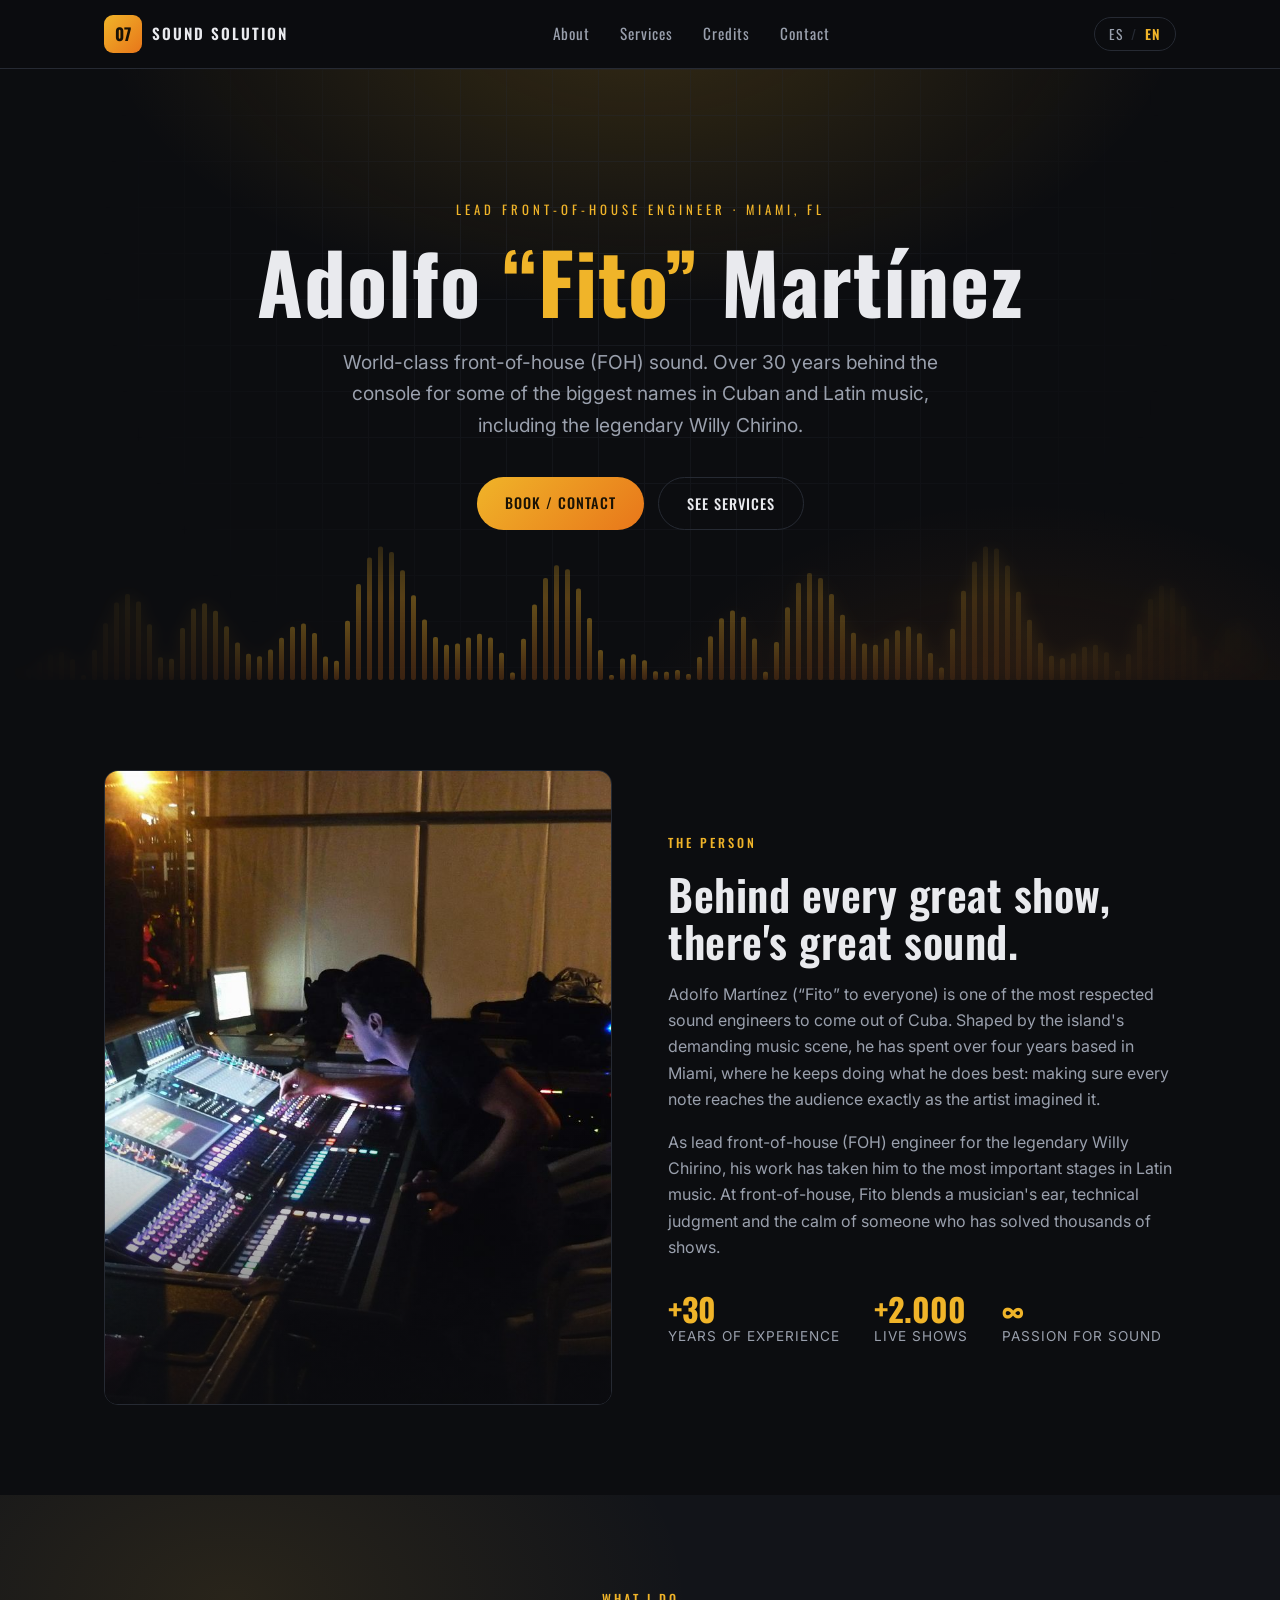
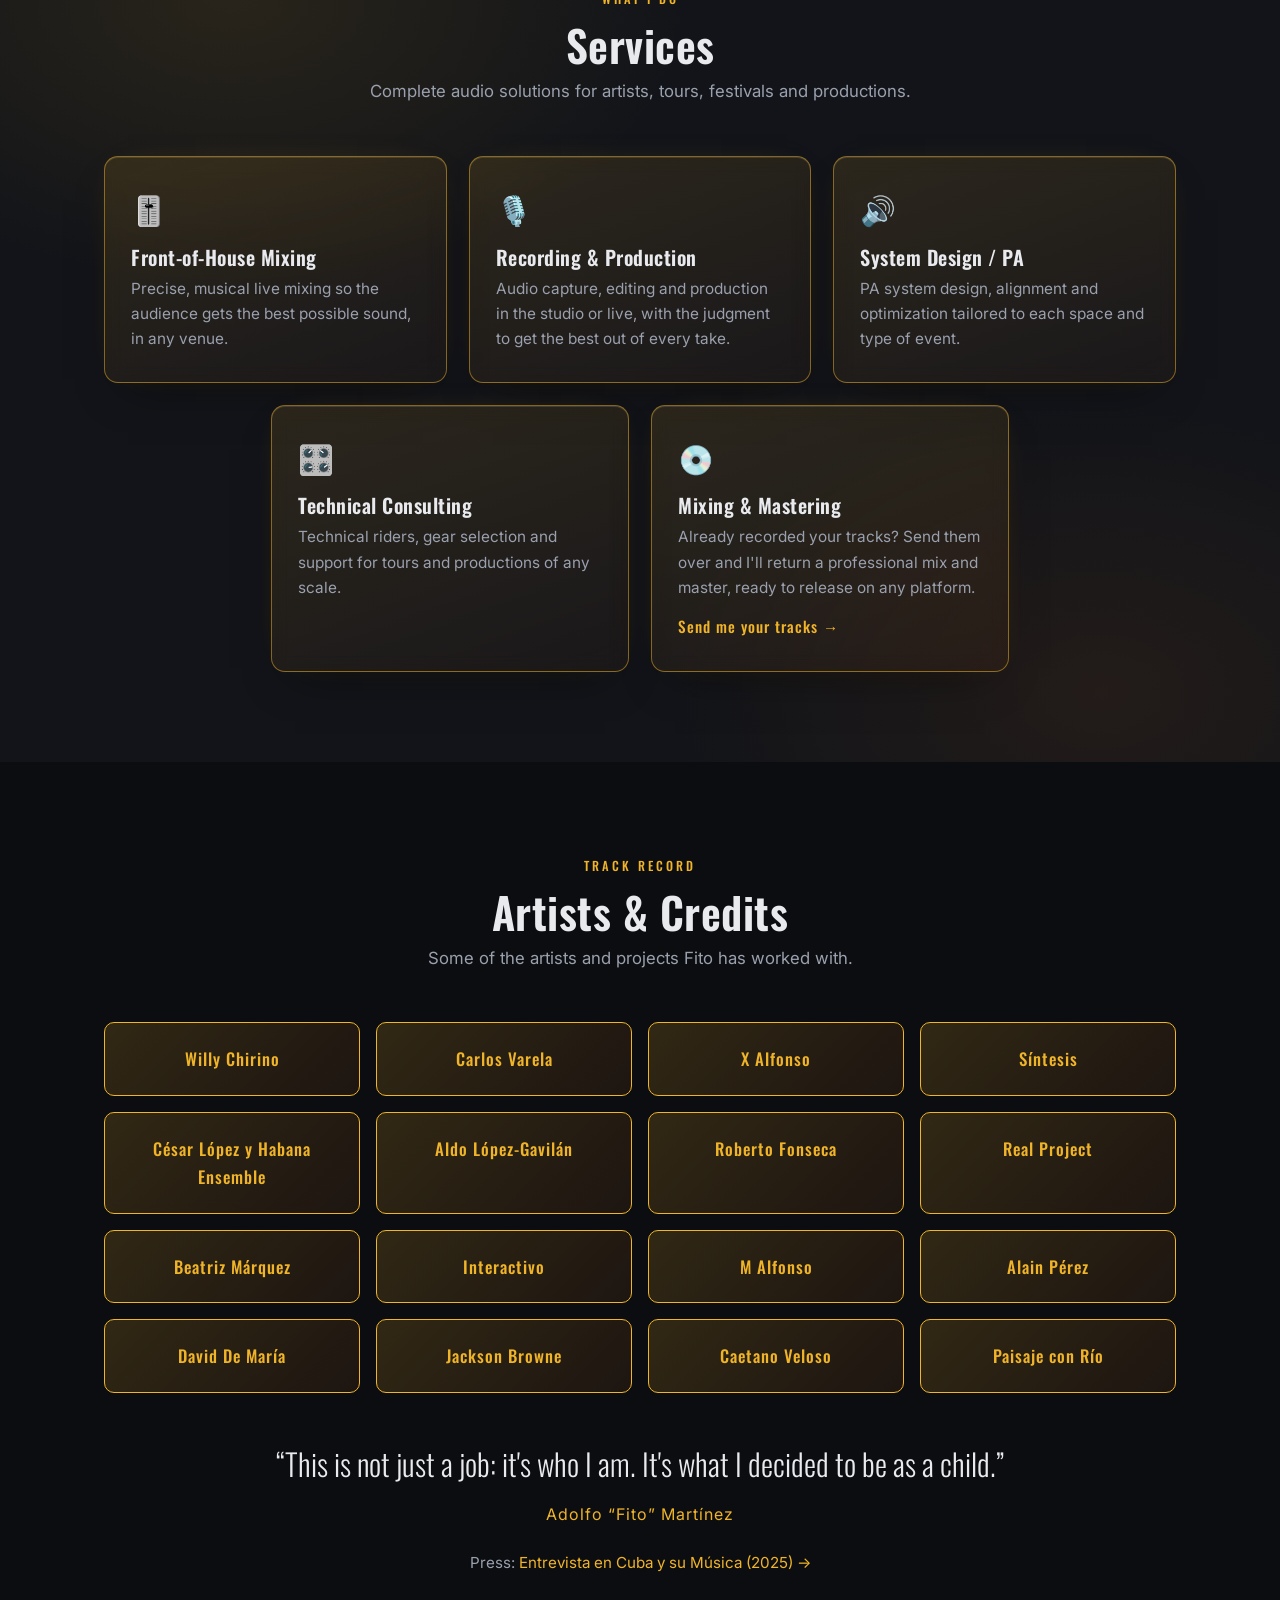
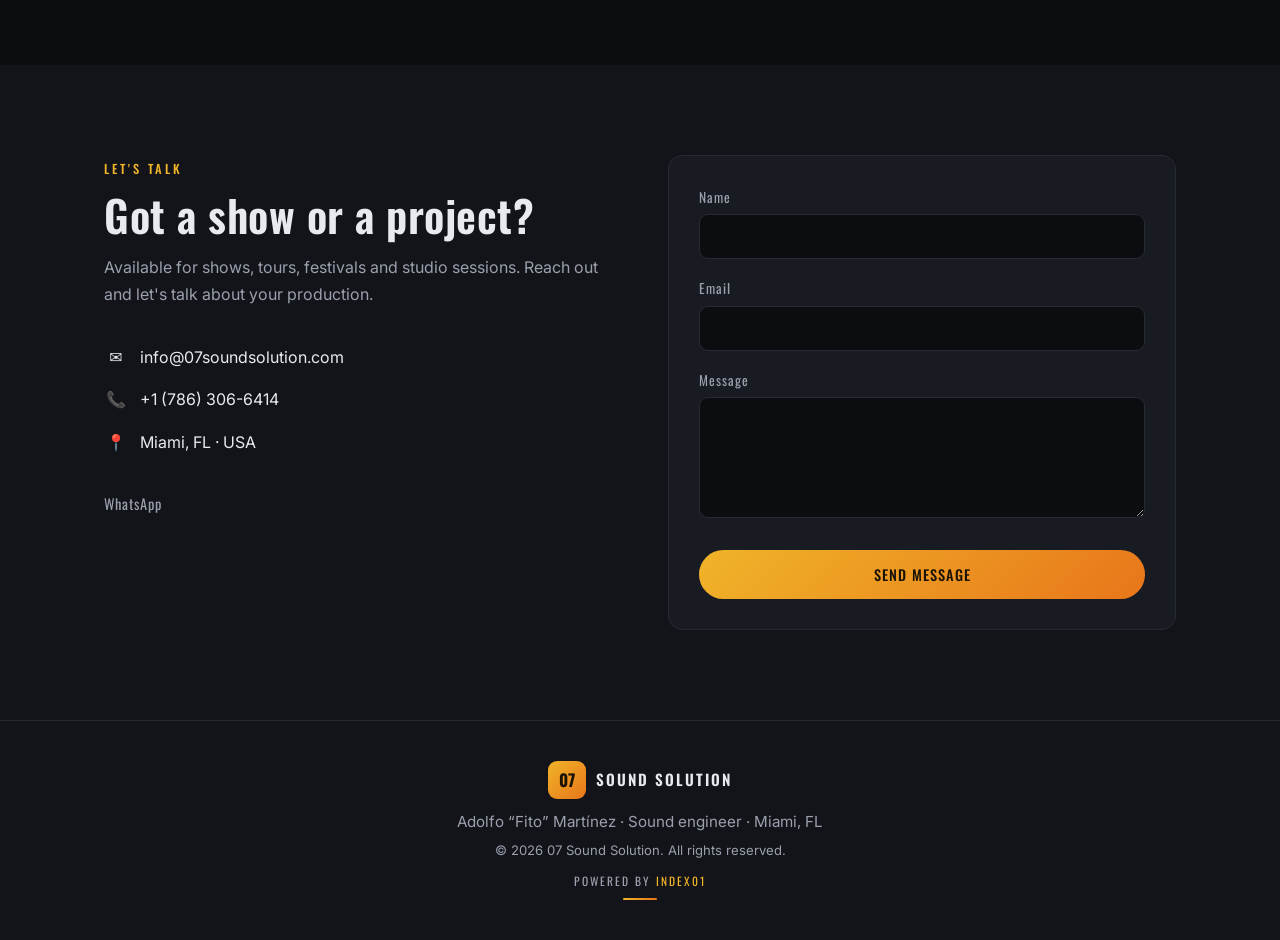
<file: index.html>
<!DOCTYPE html>
<html lang="es">
<head>
<meta charset="UTF-8" />
<meta name="viewport" content="width=device-width, initial-scale=1.0" />
<title>07 Sound Solution - Adolfo "Fito" Martínez | Ingeniero de Sonido</title>
<meta name="description" content="07 Sound Solution - Adolfo 'Fito' Martínez, ingeniero de sonido de sala (FOH) con base en Miami. Ingeniero principal de Willy Chirino. Sonido en vivo de nivel internacional. / Lead front-of-house engineer based in Miami." />
<meta name="author" content="Adolfo Martínez (Fito)" />

<meta property="og:type" content="website" />
<meta property="og:title" content="07 Sound Solution - Adolfo 'Fito' Martínez" />
<meta property="og:description" content="Ingeniero de sonido de sala (FOH) con base en Miami. Lead front-of-house engineer based in Miami." />
<meta property="og:url" content="https://07soundsolution.com" />
<meta property="og:image" content="https://07soundsolution.com/assets/img/og-image.jpg?v=3" />
<meta property="og:image:secure_url" content="https://07soundsolution.com/assets/img/og-image.jpg?v=3" />
<meta property="og:image:type" content="image/jpeg" />
<meta property="og:image:width" content="1200" />
<meta property="og:image:height" content="630" />
<meta property="og:image:alt" content="07 Sound Solution" />

<link rel="preconnect" href="https://fonts.googleapis.com" />
<link rel="preconnect" href="https://fonts.gstatic.com" crossorigin />
<link rel="preload" as="style" href="https://fonts.googleapis.com/css2?family=Oswald:wght@300;400;500;600;700&family=Inter:wght@400&display=swap" />
<link rel="stylesheet" href="https://fonts.googleapis.com/css2?family=Oswald:wght@300;400;500;600;700&family=Inter:wght@400&display=swap" media="print" onload="this.media='all'" />
<noscript><link rel="stylesheet" href="https://fonts.googleapis.com/css2?family=Oswald:wght@300;400;500;600;700&family=Inter:wght@400&display=swap" /></noscript>
<link rel="stylesheet" href="styles.css" />
<link rel="icon" type="image/svg+xml" href="assets/img/favicon.svg" />

<!-- ===== SEO / discoverability ===== -->
<link rel="canonical" href="https://07soundsolution.com/" />
<meta name="robots" content="index, follow, max-image-preview:large, max-snippet:-1, max-video-preview:-1" />
<meta name="keywords" content="ingeniero de sonido Miami, sound engineer Miami, ingeniero de sonido en vivo, FOH engineer Miami, front of house engineer, sonido de sala, mezcla y mastering Miami, ingeniero de sonido Willy Chirino, ingeniero de sonido cubano, live sound engineer Miami, audio engineer for hire, Adolfo Martinez Fito, 07 Sound Solution" />
<meta name="theme-color" content="#0c0d10" />
<meta name="geo.region" content="US-FL" />
<meta name="geo.placename" content="Miami" />
<meta name="geo.position" content="25.7617;-80.1918" />
<meta name="ICBM" content="25.7617, -80.1918" />
<meta property="og:site_name" content="07 Sound Solution" />
<meta property="og:locale" content="es_ES" />
<meta property="og:locale:alternate" content="en_US" />
<meta name="twitter:card" content="summary_large_image" />
<meta name="twitter:title" content="07 Sound Solution - Adolfo 'Fito' Martinez | Ingeniero de sonido (FOH) Miami" />
<meta name="twitter:description" content="Ingeniero de sonido de sala (FOH) con base en Miami. Ingeniero principal de Willy Chirino. +30 anios, +2000 shows. Mezcla y mastering profesional." />
<meta name="twitter:image" content="https://07soundsolution.com/assets/img/og-image.jpg?v=3" />
<link rel="alternate" type="text/plain" href="https://07soundsolution.com/llms.txt" title="llms.txt" />
<link rel="author" href="/humans.txt" />

<script type="application/ld+json">
{
  "@context": "https://schema.org",
  "@graph": [
    {
      "@type": ["ProfessionalService", "LocalBusiness"],
      "@id": "https://07soundsolution.com/#business",
      "name": "07 Sound Solution",
      "alternateName": "07 Sound Solution - Adolfo Fito Martinez",
      "url": "https://07soundsolution.com/",
      "image": "https://07soundsolution.com/assets/img/og-image.jpg",
      "logo": "https://07soundsolution.com/assets/img/favicon.svg",
      "telephone": "+1-786-306-6414",
      "email": "info@07soundsolution.com",
      "priceRange": "$$",
      "description": "Servicios profesionales de ingenieria de sonido en vivo (FOH / sonido de sala), mezcla y mastering en Miami. Ingeniero principal del emblematico Willy Chirino, con mas de 30 anios de experiencia y mas de 2000 shows.",
      "founder": { "@id": "https://07soundsolution.com/#fito" },
      "employee": { "@id": "https://07soundsolution.com/#fito" },
      "knowsLanguage": ["es", "en"],
      "areaServed": [
        { "@type": "City", "name": "Miami" },
        { "@type": "State", "name": "Florida" },
        { "@type": "Country", "name": "United States" }
      ],
      "address": {
        "@type": "PostalAddress",
        "addressLocality": "Miami",
        "addressRegion": "FL",
        "addressCountry": "US"
      },
      "geo": { "@type": "GeoCoordinates", "latitude": 25.7617, "longitude": -80.1918 },
      "sameAs": ["https://wa.me/17863066414"],
      "hasOfferCatalog": {
        "@type": "OfferCatalog",
        "name": "Servicios de sonido",
        "itemListElement": [
          { "@type": "Offer", "itemOffered": { "@type": "Service", "name": "Mezcla de sala (FOH)", "description": "Mezcla de sonido en vivo para conciertos y eventos." } },
          { "@type": "Offer", "itemOffered": { "@type": "Service", "name": "Grabacion y produccion", "description": "Captura, edicion y produccion de audio en estudio o en vivo." } },
          { "@type": "Offer", "itemOffered": { "@type": "Service", "name": "Diseno de sistema / PA", "description": "Diseno, alineacion y optimizacion de sistemas de PA." } },
          { "@type": "Offer", "itemOffered": { "@type": "Service", "name": "Asesoria tecnica", "description": "Riders tecnicos, seleccion de equipos y soporte de gira." } },
          { "@type": "Offer", "itemOffered": { "@type": "Service", "name": "Mezcla y Mastering", "description": "Mezcla y masterizacion profesional de tus pistas, lista para publicar." } }
        ]
      }
    },
    {
      "@type": "Person",
      "@id": "https://07soundsolution.com/#fito",
      "name": "Adolfo Martinez",
      "alternateName": "Fito",
      "jobTitle": "Ingeniero de sonido de sala (FOH)",
      "nationality": "Cuban",
      "description": "Ingeniero de sonido cubano radicado en Miami. Ingeniero principal de sala (FOH) del emblematico Willy Chirino, con mas de 30 anios de experiencia y mas de 2000 shows en vivo.",
      "worksFor": { "@id": "https://07soundsolution.com/#business" },
      "homeLocation": { "@type": "Place", "name": "Miami, FL, USA" },
      "knowsAbout": ["Sonido en vivo", "Mezcla de sala", "Front of house", "Mezcla", "Mastering", "Diseno de sistemas de PA", "Produccion musical"],
      "knowsLanguage": ["es", "en"],
      "subjectOf": {
        "@type": "NewsArticle",
        "headline": "Entrevista con Adolfo Ernesto Martínez Rodríguez (Fito), ingeniero de sonido",
        "url": "https://cubaysumusica.blogspot.com/2025/11/entrevista-con-adolfo-ernesto-martinez.html",
        "datePublished": "2025-11-22",
        "inLanguage": "es",
        "publisher": { "@type": "Organization", "name": "Cuba y su Música" }
      }
    },
    {
      "@type": "WebSite",
      "@id": "https://07soundsolution.com/#website",
      "url": "https://07soundsolution.com/",
      "name": "07 Sound Solution",
      "inLanguage": ["es", "en"],
      "publisher": { "@id": "https://07soundsolution.com/#business" }
    }
  ]
}
</script>
</head>
<body>

<header class="site-header" id="top">
  <div class="container header-inner">
    <a href="#top" class="brand">
      <span class="brand-mark">07</span>
      <span class="brand-text">SOUND&nbsp;SOLUTION</span>
    </a>
    <nav class="main-nav" aria-label="Main">
      <a href="#about" data-es="Bio" data-en="About">Bio</a>
      <a href="#services" data-es="Servicios" data-en="Services">Servicios</a>
      <a href="#credits" data-es="Créditos" data-en="Credits">Créditos</a>
      <a href="#contact" data-es="Contacto" data-en="Contact">Contacto</a>
    </nav>
    <div class="header-actions">
      <button class="lang-toggle" id="langToggle" aria-label="Cambiar idioma / Switch language">
        <span class="lang-opt active" data-lang="es">ES</span>
        <span class="lang-sep">/</span>
        <span class="lang-opt" data-lang="en">EN</span>
      </button>
      <button class="nav-burger" id="navBurger" aria-label="Menu" aria-expanded="false">
        <span></span><span></span><span></span>
      </button>
    </div>
  </div>
</header>

<section class="hero">
  <div class="hero-bg" aria-hidden="true"></div>
  <div class="hero-wave" aria-hidden="true">
    <canvas class="hw-layer hw-sharp" id="heroWave"></canvas>
    <canvas class="hw-layer hw-blur" id="heroWaveBlur"></canvas>
  </div>
  <div class="container hero-inner">
    <p class="hero-kicker" data-es="Ingeniero de sonido principal (FOH) · Miami, FL" data-en="Lead front-of-house engineer · Miami, FL">Ingeniero de sonido principal (FOH) · Miami, FL</p>
    <h1 class="hero-title">
      Adolfo <span class="accent">“Fito”</span> Martínez
    </h1>
    <p class="hero-lead"
       data-es="Sonido de sala (FOH) de nivel internacional. Más de 30 años detrás de la consola para algunos de los grandes de la música cubana y latina, incluido el emblemático Willy Chirino."
       data-en="World-class front-of-house (FOH) sound. Over 30 years behind the console for some of the biggest names in Cuban and Latin music, including the legendary Willy Chirino.">
      Sonido de sala (FOH) de nivel internacional. Más de 30 años detrás de la consola para algunos de los grandes de la música cubana y latina, incluido el emblemático Willy Chirino.
    </p>
    <div class="hero-cta">
      <a href="#contact" class="btn btn-primary" data-es="Contratar / Contacto" data-en="Book / Contact">Contratar / Contacto</a>
      <a href="#services" class="btn btn-ghost" data-es="Ver servicios" data-en="See services">Ver servicios</a>
    </div>
  </div>
</section>

<section class="section" id="about">
  <div class="container grid-2">
    <div class="about-photo">
      <div class="photo-frame">
        <img src="assets/img/fito-portrait.jpg" alt="Adolfo &quot;Fito&quot; Martínez en la consola de sala (FOH) durante un show" loading="lazy" />
        <div class="photo-frame-overlay"></div>
      </div>
    </div>
    <div class="about-text">
      <span class="eyebrow" data-es="La persona" data-en="The person">La persona</span>
      <h2 data-es="Detrás de cada gran show, hay un gran sonido." data-en="Behind every great show, there's great sound.">Detrás de cada gran show, hay un gran sonido.</h2>
      <p data-es="Adolfo Martínez (“Fito” para todos) es uno de los ingenieros de sonido más respetados de Cuba. Formado en la exigente escena musical de la isla, lleva más de 4 años radicado en Miami, donde sigue haciendo lo que mejor sabe: que cada nota llegue al público exactamente como el artista la imaginó."
         data-en="Adolfo Martínez (“Fito” to everyone) is one of the most respected sound engineers to come out of Cuba. Shaped by the island's demanding music scene, he has spent over four years based in Miami, where he keeps doing what he does best: making sure every note reaches the audience exactly as the artist imagined it.">
        Adolfo Martínez (“Fito” para todos) es uno de los ingenieros de sonido más respetados surgidos de Cuba. Formado en la exigente escena musical de la isla, lleva más de 4 años radicado en Miami, donde sigue haciendo lo que mejor sabe: que cada nota llegue al público exactamente como el artista la imaginó.
      </p>
      <p data-es="Como ingeniero principal de sala (FOH) del emblemático Willy Chirino, su trabajo lo ha llevado a los escenarios más importantes de la música latina. En la mezcla de sala, Fito combina oído musical, criterio técnico y la calma de quien ha resuelto miles de shows."
         data-en="As lead front-of-house (FOH) engineer for the legendary Willy Chirino, his work has taken him to the most important stages in Latin music. At front-of-house, Fito blends a musician's ear, technical judgment and the calm of someone who has solved thousands of shows.">
        Como ingeniero principal de sala (FOH) del emblemático Willy Chirino, su trabajo lo ha llevado a los escenarios más importantes de la música latina. En la mezcla de sala, Fito combina oído musical, criterio técnico y la calma de quien ha resuelto miles de shows.
      </p>
      <ul class="stat-row">
        <li><strong>+30</strong><span data-es="años de experiencia" data-en="years of experience">años de experiencia</span></li>
        <li><strong>+2.000</strong><span data-es="shows en vivo" data-en="live shows">shows en vivo</span></li>
        <li><strong>∞</strong><span data-es="pasión por el sonido" data-en="passion for sound">pasión por el sonido</span></li>
      </ul>
    </div>
  </div>
</section>

<section class="section section-alt" id="services">
  <div class="container">
    <div class="section-head">
      <span class="eyebrow" data-es="Qué hago" data-en="What I do">Qué hago</span>
      <h2 data-es="Servicios" data-en="Services">Servicios</h2>
      <p class="section-sub"
         data-es="Soluciones de audio completas para artistas, giras, festivales y producciones."
         data-en="Complete audio solutions for artists, tours, festivals and productions.">
        Soluciones de audio completas para artistas, giras, festivales y producciones.
      </p>
    </div>
    <div class="cards">
      <article class="card">
        <div class="card-icon">🎚️</div>
        <h3 data-es="Mezcla de sala (FOH)" data-en="Front-of-House Mixing">Mezcla de sala (FOH)</h3>
        <p data-es="Mezcla en vivo precisa y musical para que el público reciba el mejor sonido posible, en cualquier recinto."
           data-en="Precise, musical live mixing so the audience gets the best possible sound, in any venue.">
          Mezcla en vivo precisa y musical para que el público reciba el mejor sonido posible, en cualquier recinto.
        </p>
      </article>
      <article class="card">
        <div class="card-icon">🎙️</div>
        <h3 data-es="Grabación y producción" data-en="Recording & Production">Grabación y producción</h3>
        <p data-es="Captura, edición y producción de audio en estudio o en vivo, con criterio para sacar lo mejor de cada toma."
           data-en="Audio capture, editing and production in the studio or live, with the judgment to get the best out of every take.">
          Captura, edición y producción de audio en estudio o en vivo, con criterio para sacar lo mejor de cada toma.
        </p>
      </article>
      <article class="card">
        <div class="card-icon">🔊</div>
        <h3 data-es="Diseño de sistema / PA" data-en="System Design / PA">Diseño de sistema / PA</h3>
        <p data-es="Diseño, alineación y optimización de sistemas de PA para cada espacio y tipo de evento."
           data-en="PA system design, alignment and optimization tailored to each space and type of event.">
          Diseño, alineación y optimización de sistemas de PA para cada espacio y tipo de evento.
        </p>
      </article>
      <article class="card">
        <div class="card-icon">🎛️</div>
        <h3 data-es="Asesoría técnica" data-en="Technical Consulting">Asesoría técnica</h3>
        <p data-es="Riders técnicos, selección de equipos y soporte para giras y producciones de cualquier escala."
           data-en="Technical riders, gear selection and support for tours and productions of any scale.">
          Riders técnicos, selección de equipos y soporte para giras y producciones de cualquier escala.
        </p>
      </article>
      <article class="card">
        <div class="card-icon">💿</div>
        <h3 data-es="Mezcla y Mastering" data-en="Mixing & Mastering">Mezcla y Mastering</h3>
        <p data-es="¿Ya tienes tus pistas grabadas? Envíamelas y te las devuelvo con una mezcla y un máster profesionales, listos para publicar en cualquier plataforma."
           data-en="Already recorded your tracks? Send them over and I'll return a professional mix and master, ready to release on any platform.">
          ¿Ya tienes tus pistas grabadas? Envíamelas y te las devuelvo con una mezcla y un máster profesionales, listos para publicar en cualquier plataforma.
        </p>
        <a href="#contact" class="card-cta" data-es="Enviar mis pistas →" data-en="Send me your tracks →">Enviar mis pistas →</a>
      </article>
    </div>
  </div>
</section>

<section class="section" id="credits">
  <div class="container">
    <div class="section-head">
      <span class="eyebrow" data-es="Trayectoria" data-en="Track record">Trayectoria</span>
      <h2 data-es="Artistas y créditos" data-en="Artists & Credits">Artistas y créditos</h2>
      <p class="section-sub"
         data-es="Algunos de los artistas y proyectos con los que Fito ha trabajado."
         data-en="Some of the artists and projects Fito has worked with.">
        Algunos de los artistas y proyectos con los que Fito ha trabajado.
      </p>
    </div>
    <ul class="credits-grid">
      <li class="credit">Willy Chirino</li>
      <li class="credit">Carlos Varela</li>
      <li class="credit">X Alfonso</li>
      <li class="credit">Síntesis</li>
      <li class="credit">César López y Habana Ensemble</li>
      <li class="credit">Aldo López-Gavilán</li>
      <li class="credit">Roberto Fonseca</li>
      <li class="credit">Real Project</li>
      <li class="credit">Beatriz Márquez</li>
      <li class="credit">Interactivo</li>
      <li class="credit">M Alfonso</li>
      <li class="credit">Alain Pérez</li>
      <li class="credit">David De María</li>
      <li class="credit">Jackson Browne</li>
      <li class="credit">Caetano Veloso</li>
      <li class="credit">Paisaje con Río</li>
    </ul>
    <blockquote class="pull-quote">
      <p data-es="“Esto no es solo un trabajo: es lo que soy. Es lo que decidí ser desde niño.”"
         data-en="“This is not just a job: it's who I am. It's what I decided to be as a child.”">
        “Esto no es solo un trabajo: es lo que soy. Es lo que decidí ser desde niño.”
      </p>
      <cite>Adolfo “Fito” Martínez</cite>
    </blockquote>
    <p class="press-ref">
      <span data-es="Prensa:" data-en="Press:">Prensa:</span>
      <a href="https://cubaysumusica.blogspot.com/2025/11/entrevista-con-adolfo-ernesto-martinez.html" target="_blank" rel="noopener">Entrevista en Cuba y su Música (2025) →</a>
    </p>
  </div>
</section>

<section class="section section-alt" id="contact">
  <div class="container grid-2 contact-grid">
    <div class="contact-text">
      <span class="eyebrow" data-es="Hablemos" data-en="Let's talk">Hablemos</span>
      <h2 data-es="¿Tienes un show o proyecto?" data-en="Got a show or a project?">¿Tienes un show o proyecto?</h2>
      <p data-es="Disponible para shows, giras, festivales y sesiones de estudio. Escríbeme y conversamos sobre tu producción."
         data-en="Available for shows, tours, festivals and studio sessions. Reach out and let's talk about your production.">
        Disponible para shows, giras, festivales y sesiones de estudio. Escríbeme y conversamos sobre tu producción.
      </p>
      <ul class="contact-list">
        <li><span class="ci">✉️</span><a href="mailto:info@07soundsolution.com">info@07soundsolution.com</a></li>
        <li><span class="ci">📞</span><a href="tel:+17863066414">+1 (786) 306-6414</a></li>
        <li><span class="ci">📍</span><span>Miami, FL · USA</span></li>
      </ul>
      <div class="socials">
        <a href="https://wa.me/17863066414" target="_blank" rel="noopener" aria-label="WhatsApp">WhatsApp</a>
      </div>
    </div>
    <form class="contact-form" action="https://formsubmit.co/info@07soundsolution.com" method="POST">
      <!-- Config FormSubmit -->
      <input type="hidden" name="_subject" value="Nuevo contacto desde 07soundsolution.com" />
      <input type="hidden" name="_template" value="table" />
      <input type="hidden" name="_captcha" value="false" />
      <input type="hidden" name="_next" value="https://07soundsolution.com/gracias.html" />
      <input type="text" name="_honey" style="display:none" tabindex="-1" autocomplete="off" aria-hidden="true" />

      <div class="field">
        <label for="name" data-es="Nombre" data-en="Name">Nombre</label>
        <input type="text" id="name" name="name" required />
      </div>
      <div class="field">
        <label for="email" data-es="Correo" data-en="Email">Correo</label>
        <input type="email" id="email" name="email" required />
      </div>
      <div class="field">
        <label for="message" data-es="Mensaje" data-en="Message">Mensaje</label>
        <textarea id="message" name="message" rows="5" required></textarea>
      </div>
      <button type="submit" class="btn btn-primary btn-block" data-es="Enviar mensaje" data-en="Send message">Enviar mensaje</button>
    </form>
  </div>
</section>

<footer class="site-footer">
  <div class="container footer-inner">
    <div class="footer-brand">
      <span class="brand-mark">07</span>
      <span class="brand-text">SOUND SOLUTION</span>
    </div>
    <p class="footer-tag" data-es="Adolfo “Fito” Martínez · Ingeniero de sonido · Miami, FL" data-en="Adolfo “Fito” Martínez · Sound engineer · Miami, FL">
      Adolfo “Fito” Martínez · Ingeniero de sonido · Miami, FL
    </p>
    <p class="footer-copy">© <span id="year"></span> 07 Sound Solution. <span data-es="Todos los derechos reservados." data-en="All rights reserved.">Todos los derechos reservados.</span></p>
    <p class="footer-powered"><span data-es="Desarrollado por" data-en="Powered by">Desarrollado por</span> <a href="https://index01.net" target="_blank" rel="noopener">Index01</a></p>
  </div>
</footer>

<script src="script.js" defer></script>
</body>
</html>
</file>
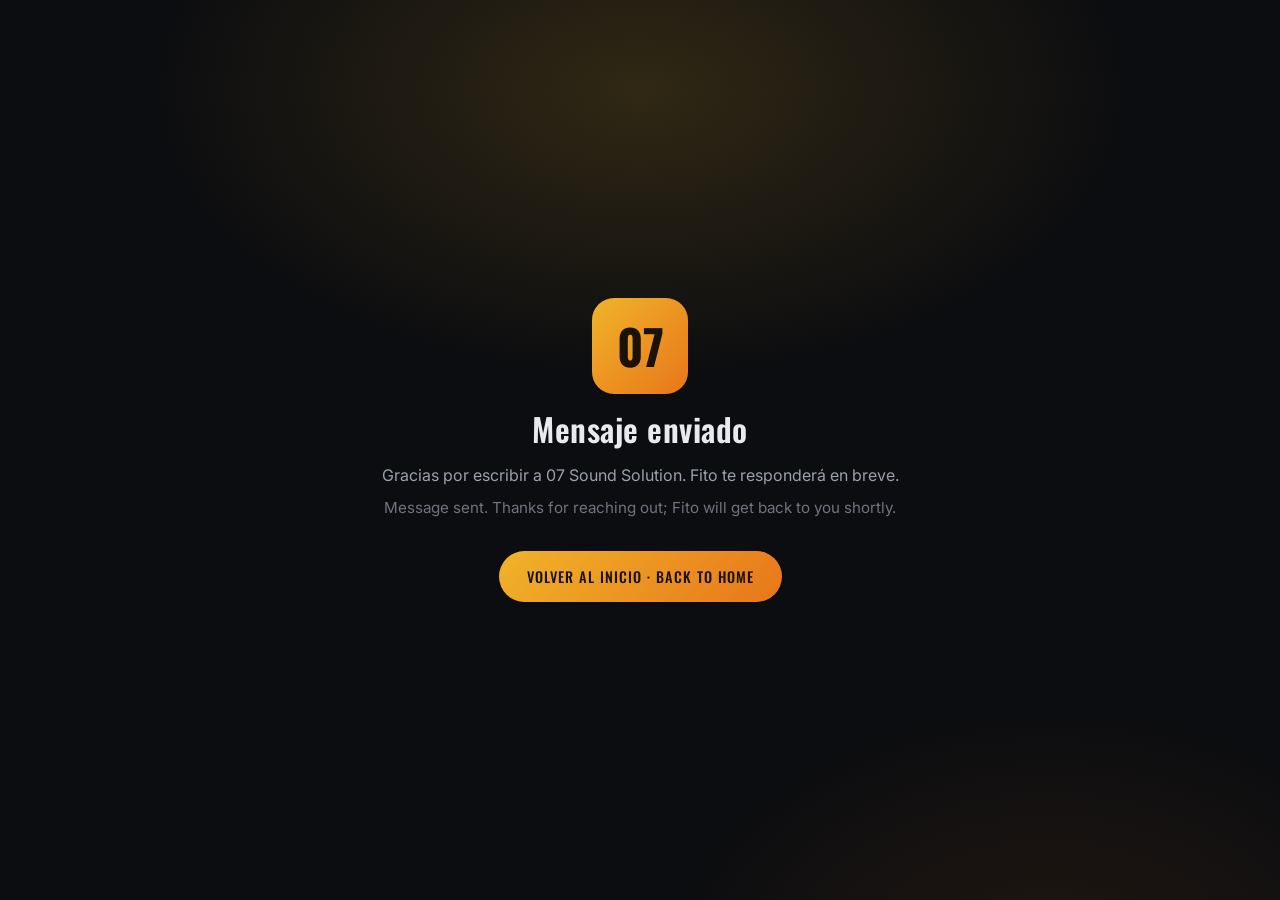
<file: gracias.html>
<!DOCTYPE html>
<html lang="es">
<head>
<meta charset="UTF-8" />
<meta name="viewport" content="width=device-width, initial-scale=1.0" />
<title>Mensaje enviado · 07 Sound Solution</title>
<meta name="robots" content="noindex, follow" />

<link rel="preconnect" href="https://fonts.googleapis.com" />
<link rel="preconnect" href="https://fonts.gstatic.com" crossorigin />
<link rel="stylesheet" href="https://fonts.googleapis.com/css2?family=Oswald:wght@300;400;500;600;700&family=Inter:wght@400&display=swap" />
<link rel="stylesheet" href="styles.css" />
<link rel="icon" type="image/svg+xml" href="assets/img/favicon.svg" />

<style>
  .thanks-bg {
    position: fixed; inset: 0; z-index: -1;
    background:
      radial-gradient(820px 480px at 50% 10%, rgba(240,180,41,.16), transparent 60%),
      radial-gradient(640px 460px at 82% 110%, rgba(232,118,26,.10), transparent 62%),
      var(--bg);
  }
  .thanks-wrap {
    min-height: 100vh;
    display: flex;
    align-items: center;
    justify-content: center;
    text-align: center;
    padding: 2rem;
  }
  .thanks-card { max-width: 560px; }
  .thanks-badge {
    display: inline-grid; place-items: center;
    width: 96px; height: 96px; border-radius: 22px; margin-bottom: 1.1rem;
    background: linear-gradient(135deg, var(--accent), var(--accent-2));
    color: #1a1205;
    font-family: 'Oswald', sans-serif; font-weight: 700; font-size: 3rem; line-height: 1;
  }
  .thanks-card h1 {
    font-family: 'Oswald', sans-serif;
    font-size: 2rem;
    margin: 0 0 1rem;
  }
  .thanks-card p { color: var(--muted); margin: 0 0 0.4rem; }
  .thanks-card .sub { opacity: 0.7; font-size: 0.95rem; margin-bottom: 1.9rem; }
</style>
</head>
<body>

<div class="thanks-bg" aria-hidden="true"></div>

<div class="thanks-wrap">
  <div class="thanks-card">
    <div class="thanks-badge">07</div>
    <h1>Mensaje enviado</h1>
    <p>Gracias por escribir a 07 Sound Solution. Fito te responderá en breve.</p>
    <p class="sub">Message sent. Thanks for reaching out; Fito will get back to you shortly.</p>
    <a href="/" class="btn btn-primary">Volver al inicio · Back to home</a>
  </div>
</div>

</body>
</html>
</file>
<file: styles.css>
/* ============================================================
   07 SOUND SOLUTION - Adolfo "Fito" Martínez
   Static EPK site. Edit colors in :root below.
   ============================================================ */

:root{
  --bg:        #0c0d10;
  --bg-alt:    #121419;
  --panel:     #181b22;
  --line:      #262a33;
  --text:      #e9eaee;
  --muted:     #9aa0ad;
  --accent:    #f0b429;
  --accent-2:  #e8761a;
  --maxw:      1120px;
  --radius:    14px;
  --ease:      cubic-bezier(.4,.0,.2,1);
}

*{box-sizing:border-box;margin:0;padding:0}
html{scroll-behavior:smooth}
body{
  background:var(--bg);
  color:var(--text);
  font-family:'Inter',system-ui,-apple-system,sans-serif;
  line-height:1.65;
  -webkit-font-smoothing:antialiased;
  overflow-x:hidden;
}
img{display:block;max-width:100%;height:auto}
a{color:inherit;text-decoration:none}

.container{width:100%;max-width:var(--maxw);margin:0 auto;padding:0 24px}

h1,h2,h3{font-family:'Oswald',sans-serif;font-weight:600;line-height:1.1;letter-spacing:.5px}
h2{font-size:clamp(1.8rem,4vw,2.7rem);margin-bottom:.6rem}
.accent{color:var(--accent)}

.eyebrow{
  display:inline-block;font-family:'Oswald',sans-serif;font-weight:500;
  text-transform:uppercase;letter-spacing:3px;font-size:.78rem;
  color:var(--accent);margin-bottom:.7rem;
}

/* Header */
.site-header{
  position:sticky;top:0;z-index:50;
  background:rgba(12,13,16,.82);
  backdrop-filter:blur(10px);
  border-bottom:1px solid var(--line);
}
.header-inner{display:flex;align-items:center;justify-content:space-between;height:68px}
.brand{display:flex;align-items:center;gap:10px;font-family:'Oswald',sans-serif}
.brand-mark{
  font-family:'Oswald',sans-serif;
  background:linear-gradient(135deg,var(--accent),var(--accent-2));
  color:#1a1205;font-weight:700;font-size:1.05rem;
  width:38px;height:38px;display:grid;place-items:center;border-radius:9px;letter-spacing:0;
}
.brand-text{font-family:'Oswald',sans-serif;font-weight:600;letter-spacing:2px;font-size:.95rem;color:var(--text)}

.main-nav{display:flex;gap:30px}
.main-nav a{
  font-family:'Oswald',sans-serif;font-weight:400;letter-spacing:1px;
  font-size:.95rem;color:var(--muted);transition:color .2s var(--ease);position:relative;
}
.main-nav a:hover{color:var(--text)}
.main-nav a::after{
  content:"";position:absolute;left:0;bottom:-6px;width:0;height:2px;
  background:var(--accent);transition:width .25s var(--ease);
}
.main-nav a:hover::after{width:100%}

.header-actions{display:flex;align-items:center;gap:16px}
.lang-toggle{
  background:transparent;border:1px solid var(--line);border-radius:30px;
  color:var(--muted);font-family:'Oswald',sans-serif;font-size:.85rem;letter-spacing:1px;
  padding:6px 14px;cursor:pointer;transition:border-color .2s;
}
.lang-toggle:hover{border-color:var(--accent)}
.lang-opt{transition:color .2s}
.lang-opt.active{color:var(--accent);font-weight:600}
.lang-sep{margin:0 4px;color:var(--line)}

.nav-burger{display:none;flex-direction:column;gap:5px;background:none;border:0;cursor:pointer;padding:6px}
.nav-burger span{width:24px;height:2px;background:var(--text);transition:.3s var(--ease)}

/* Hero */
.hero{position:relative;overflow:hidden;padding:130px 0 150px;text-align:center}
.hero-bg{
  position:absolute;inset:0;z-index:0;
  background:
    radial-gradient(900px 500px at 50% -10%, rgba(240,180,41,.18), transparent 60%),
    radial-gradient(700px 500px at 80% 120%, rgba(232,118,26,.12), transparent 60%),
    var(--bg);
}
.hero-bg::before{
  content:"";position:absolute;inset:0;opacity:.5;
  background-image:linear-gradient(var(--line) 1px,transparent 1px),
                   linear-gradient(90deg,var(--line) 1px,transparent 1px);
  background-size:46px 46px;
  -webkit-mask-image:radial-gradient(circle at 50% 30%, #000 0%, transparent 70%);
          mask-image:radial-gradient(circle at 50% 30%, #000 0%, transparent 70%);
}
.hero-inner{position:relative;z-index:2;max-width:820px}
.hero-kicker{font-family:'Oswald',sans-serif;text-transform:uppercase;letter-spacing:4px;
  font-size:.8rem;color:var(--accent);margin-bottom:1.2rem}
.hero-title{font-size:clamp(2.6rem,8vw,5.2rem);font-weight:700;letter-spacing:1px;line-height:1}
.hero-lead{color:var(--muted);font-size:clamp(1rem,2.2vw,1.2rem);max-width:640px;margin:1.5rem auto 0}
.hero-cta{display:flex;gap:14px;justify-content:center;flex-wrap:wrap;margin-top:2.2rem}

.hero-wave{position:absolute;left:0;right:0;bottom:0;z-index:1;width:100%;height:170px;pointer-events:none;opacity:.42;
  -webkit-mask-image:linear-gradient(to top,#000 0%,#000 48%,transparent 100%),linear-gradient(to right,transparent 0%,#000 22%,#000 78%,transparent 100%);
  -webkit-mask-composite:source-in;
  mask-image:linear-gradient(to top,#000 0%,#000 48%,transparent 100%),linear-gradient(to right,transparent 0%,#000 22%,#000 78%,transparent 100%);
  mask-composite:intersect}
.hw-layer{position:absolute;inset:0;width:100%;height:100%}
.hw-sharp{-webkit-mask-image:linear-gradient(to right,rgba(0,0,0,0) 0%,rgba(0,0,0,1) 27%,rgba(0,0,0,1) 50%,rgba(0,0,0,0) 100%);
          mask-image:linear-gradient(to right,rgba(0,0,0,0) 0%,rgba(0,0,0,1) 27%,rgba(0,0,0,1) 50%,rgba(0,0,0,0) 100%)}
.hw-blur{filter:blur(8px);
  -webkit-mask-image:linear-gradient(to right,rgba(0,0,0,1) 0%,rgba(0,0,0,0) 27%,rgba(0,0,0,0) 50%,rgba(0,0,0,1) 100%);
          mask-image:linear-gradient(to right,rgba(0,0,0,1) 0%,rgba(0,0,0,0) 27%,rgba(0,0,0,0) 50%,rgba(0,0,0,1) 100%)}

/* Buttons */
.btn{
  display:inline-block;font-family:'Oswald',sans-serif;font-weight:500;letter-spacing:1px;
  text-transform:uppercase;font-size:.9rem;padding:14px 28px;border-radius:30px;
  cursor:pointer;transition:transform .15s var(--ease),box-shadow .2s,background .2s;border:0;
}
.btn-primary{background:linear-gradient(135deg,var(--accent),var(--accent-2));color:#1a1205}
.btn-primary:hover{transform:translateY(-2px);box-shadow:0 10px 26px rgba(240,180,41,.28)}
.btn-ghost{background:transparent;border:1px solid var(--line);color:var(--text)}
.btn-ghost:hover{border-color:var(--accent);color:var(--accent)}
.btn-block{width:100%;margin-top:6px}

/* Sections */
.section{padding:90px 0}
.section-alt{background:var(--bg-alt)}
.section-head{max-width:720px;margin:0 auto 50px;text-align:center}
.section-sub{color:var(--muted);font-size:1.05rem}
.grid-2{display:grid;grid-template-columns:1fr 1fr;gap:56px;align-items:center}

/* About */
.photo-frame{position:relative;border-radius:var(--radius);overflow:hidden;aspect-ratio:4/5;border:1px solid var(--line)}
.photo-frame img{width:100%;height:100%;object-fit:cover;object-position:72% center}
.photo-frame-overlay{position:absolute;inset:0;background:linear-gradient(180deg,transparent 55%,rgba(12,13,16,.75))}
.about-text h2{margin-top:.3rem}
.about-text p{color:var(--muted);margin-top:1rem}
.stat-row{list-style:none;display:flex;gap:34px;margin-top:2rem;flex-wrap:wrap}
.stat-row li{display:flex;flex-direction:column}
.stat-row strong{font-family:'Oswald',sans-serif;font-size:2rem;color:var(--accent);line-height:1}
.stat-row span{color:var(--muted);font-size:.85rem;text-transform:uppercase;letter-spacing:1px}

/* Cards / Services */
.cards{display:flex;flex-wrap:wrap;justify-content:center;gap:22px}
.card{
  flex:1 1 320px;max-width:358px;position:relative;
  background:linear-gradient(160deg,rgba(240,180,41,.12),rgba(232,118,26,.045));
  -webkit-backdrop-filter:blur(9px) saturate(135%);
  backdrop-filter:blur(9px) saturate(135%);
  border:1px solid rgba(240,180,41,.5);border-radius:var(--radius);
  padding:30px 26px;
  box-shadow:0 1px 0 rgba(255,255,255,.12) inset,
             0 20px 44px -24px rgba(0,0,0,.65),
             0 0 34px -22px rgba(240,180,41,.40);
  transition:transform .45s var(--ease),box-shadow .45s var(--ease),border-color .45s;
}
.card:hover{
  transform:translateY(-6px);
  border-color:rgba(240,180,41,.85);
  box-shadow:0 1px 0 rgba(255,255,255,.16) inset,
             0 30px 56px -24px rgba(0,0,0,.72),
             0 0 46px -18px rgba(240,180,41,.60);
}
.card-icon{font-size:1.8rem;margin-bottom:.7rem}
.card h3{font-size:1.25rem;margin-bottom:.5rem}
.card p{color:var(--muted);font-size:.96rem}
.card-cta{
  display:inline-block;margin-top:14px;font-family:'Oswald',sans-serif;font-weight:500;
  letter-spacing:1px;color:var(--accent);font-size:.95rem;transition:opacity .2s;
}
.card-cta:hover{opacity:.8}

/* Services — ambient depth (gives the glass something to refract) + one-time staggered entrance */
#services{position:relative;overflow:hidden}
#services::before{
  content:"";position:absolute;inset:0;z-index:0;pointer-events:none;
  background:
    radial-gradient(60% 55% at 18% 12%, rgba(240,180,41,.10), transparent 60%),
    radial-gradient(55% 55% at 86% 92%, rgba(232,118,26,.08), transparent 62%);
}
#services .container{position:relative;z-index:1}
/* keep the section itself static — the cards carry the motion */
#services[data-reveal]{opacity:1;transform:none}
#services[data-reveal] .card{opacity:0}
#services[data-reveal].in .card{opacity:1;animation:cardEnter .7s var(--ease) backwards}
#services[data-reveal].in .card:nth-child(2){animation-delay:.09s}
#services[data-reveal].in .card:nth-child(3){animation-delay:.18s}
#services[data-reveal].in .card:nth-child(4){animation-delay:.27s}
#services[data-reveal].in .card:nth-child(5){animation-delay:.36s}
@keyframes cardEnter{
  0%{opacity:0;transform:translateY(30px) scale(.985)}
  60%{opacity:1;transform:translateY(-5px) scale(1.004)}
  100%{opacity:1;transform:none}
}
@media (prefers-reduced-motion: reduce){
  #services[data-reveal] .card{opacity:1}
  #services[data-reveal].in .card{animation:none}
}

/* Credits */
.credits-grid{list-style:none;display:grid;grid-template-columns:repeat(4,1fr);gap:16px;margin-bottom:50px}
.credit{
  background:linear-gradient(135deg,rgba(240,180,41,.16),rgba(232,118,26,.08));
  border:1px solid var(--accent);border-radius:10px;
  padding:22px 16px;text-align:center;font-family:'Oswald',sans-serif;font-weight:500;
  letter-spacing:1px;color:var(--accent);font-size:1.05rem;transition:.2s var(--ease);
}
.credit:hover{transform:translateY(-3px);box-shadow:0 8px 20px rgba(240,180,41,.18)}
.pull-quote{max-width:760px;margin:0 auto;text-align:center;padding:0 10px}
.pull-quote p{font-family:'Oswald',sans-serif;font-weight:300;font-size:clamp(1.3rem,3vw,1.9rem);color:var(--text);line-height:1.4}
.pull-quote cite{display:block;margin-top:1rem;color:var(--accent);font-style:normal;letter-spacing:1px}
.press-ref{text-align:center;margin-top:22px;color:var(--muted);font-size:.95rem}
.press-ref a{color:var(--accent);transition:opacity .2s}
.press-ref a:hover{opacity:.78}

/* Contact */
.contact-grid{align-items:start}
.contact-text p{color:var(--muted);margin-top:1rem}
.contact-list{list-style:none;margin:1.8rem 0}
.contact-list li{display:flex;align-items:center;gap:12px;padding:8px 0;color:var(--text)}
.contact-list .ci{width:24px;text-align:center}
.contact-list a:hover{color:var(--accent)}
.socials{display:flex;gap:18px;flex-wrap:wrap;margin-top:1rem}
.socials a{font-family:'Oswald',sans-serif;letter-spacing:1px;color:var(--muted);font-size:.9rem;transition:color .2s}
.socials a:hover{color:var(--accent)}

@property --torch{syntax:"<angle>";inherits:false;initial-value:0deg}
.contact-form{background:var(--panel);border:1px solid var(--line);border-radius:var(--radius);padding:30px;position:relative}
.contact-form::before{
  content:"";position:absolute;inset:0;border-radius:inherit;padding:2px;pointer-events:none;
  background:conic-gradient(from var(--torch),
    transparent 0deg 30deg,
    rgba(240,180,41,.95) 72deg,
    rgba(232,118,26,.90) 104deg,
    transparent 150deg 360deg);
  -webkit-mask:linear-gradient(#000 0 0) content-box,linear-gradient(#000 0 0);
  -webkit-mask-composite:xor;
          mask:linear-gradient(#000 0 0) content-box,linear-gradient(#000 0 0);
          mask-composite:exclude;
  filter:blur(2px);
  opacity:0;
  transition:opacity 2.4s ease;
  animation:torchSpin 16s linear infinite;
}
.contact-form.lit::before{opacity:.9}
@keyframes torchSpin{to{--torch:360deg}}
@media (prefers-reduced-motion:reduce){.contact-form::before{animation:none}}
.field{margin-bottom:18px}
.field label{display:block;font-family:'Oswald',sans-serif;letter-spacing:1px;font-size:.85rem;color:var(--muted);margin-bottom:6px}
.field input,.field textarea{
  width:100%;background:var(--bg);border:1px solid var(--line);border-radius:9px;
  padding:12px 14px;color:var(--text);font-family:inherit;font-size:.96rem;transition:border-color .2s;
}
.field input:focus,.field textarea:focus{outline:none;border-color:var(--accent)}
.form-note{color:var(--muted);font-size:.8rem;margin-top:12px;line-height:1.5}

/* Footer */
.site-footer{border-top:1px solid var(--line);background:var(--bg-alt);padding:40px 0}
.footer-inner{text-align:center}
.footer-brand{display:inline-flex;align-items:center;gap:10px;margin-bottom:10px}
.footer-tag{color:var(--muted);font-size:.95rem}
.footer-copy{color:var(--muted);font-size:.82rem;margin-top:6px}
.footer-powered{margin-top:10px;font-family:'Oswald',sans-serif;letter-spacing:2px;text-transform:uppercase;font-size:.72rem;color:var(--muted)}
.footer-powered a{color:var(--accent);transition:opacity .2s}
.footer-powered a:hover{opacity:.75}
.footer-powered::after{content:"";display:block;width:34px;height:2px;margin:8px auto 0;background:linear-gradient(90deg,var(--accent),var(--accent-2));border-radius:2px}

/* Reveal animation */
[data-reveal]{opacity:0;transform:translateY(24px);transition:opacity .6s var(--ease),transform .6s var(--ease)}
[data-reveal].in{opacity:1;transform:none}

/* Responsive */
@media(max-width:880px){
  .credits-grid{grid-template-columns:repeat(2,1fr)}
  .grid-2{grid-template-columns:1fr;gap:36px}
  .about-photo{max-width:380px;margin:0 auto}
}
@media(max-width:640px){
  .main-nav{
    position:fixed;inset:68px 0 auto 0;flex-direction:column;gap:0;
    background:var(--bg-alt);border-bottom:1px solid var(--line);
    transform:translateY(-120%);transition:transform .3s var(--ease);padding:10px 0;
  }
  .main-nav.open{transform:translateY(0)}
  .main-nav a{padding:14px 24px;font-size:1.05rem}
  .nav-burger{display:flex}
  .credits-grid{grid-template-columns:1fr}
  .card{max-width:none}
  .section{padding:64px 0}
  .hero{padding:90px 0 110px}
}
</file>
